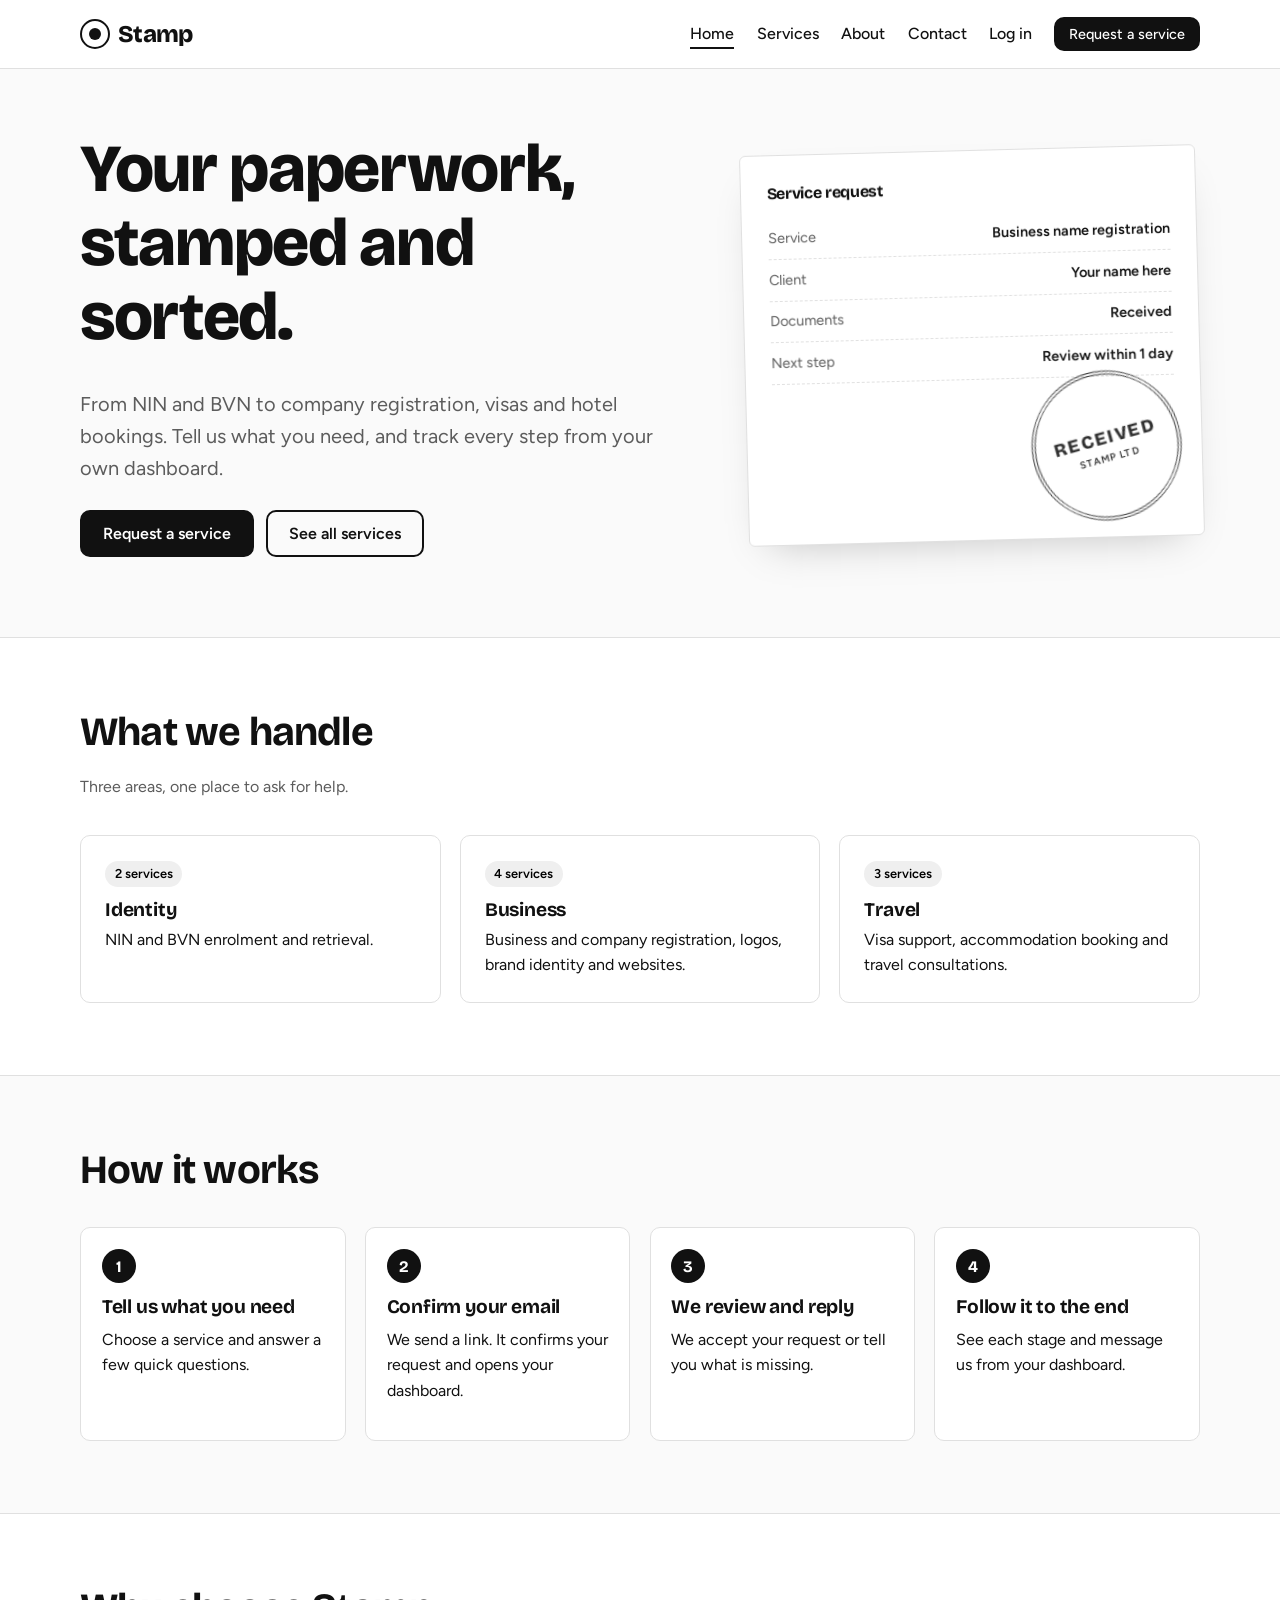
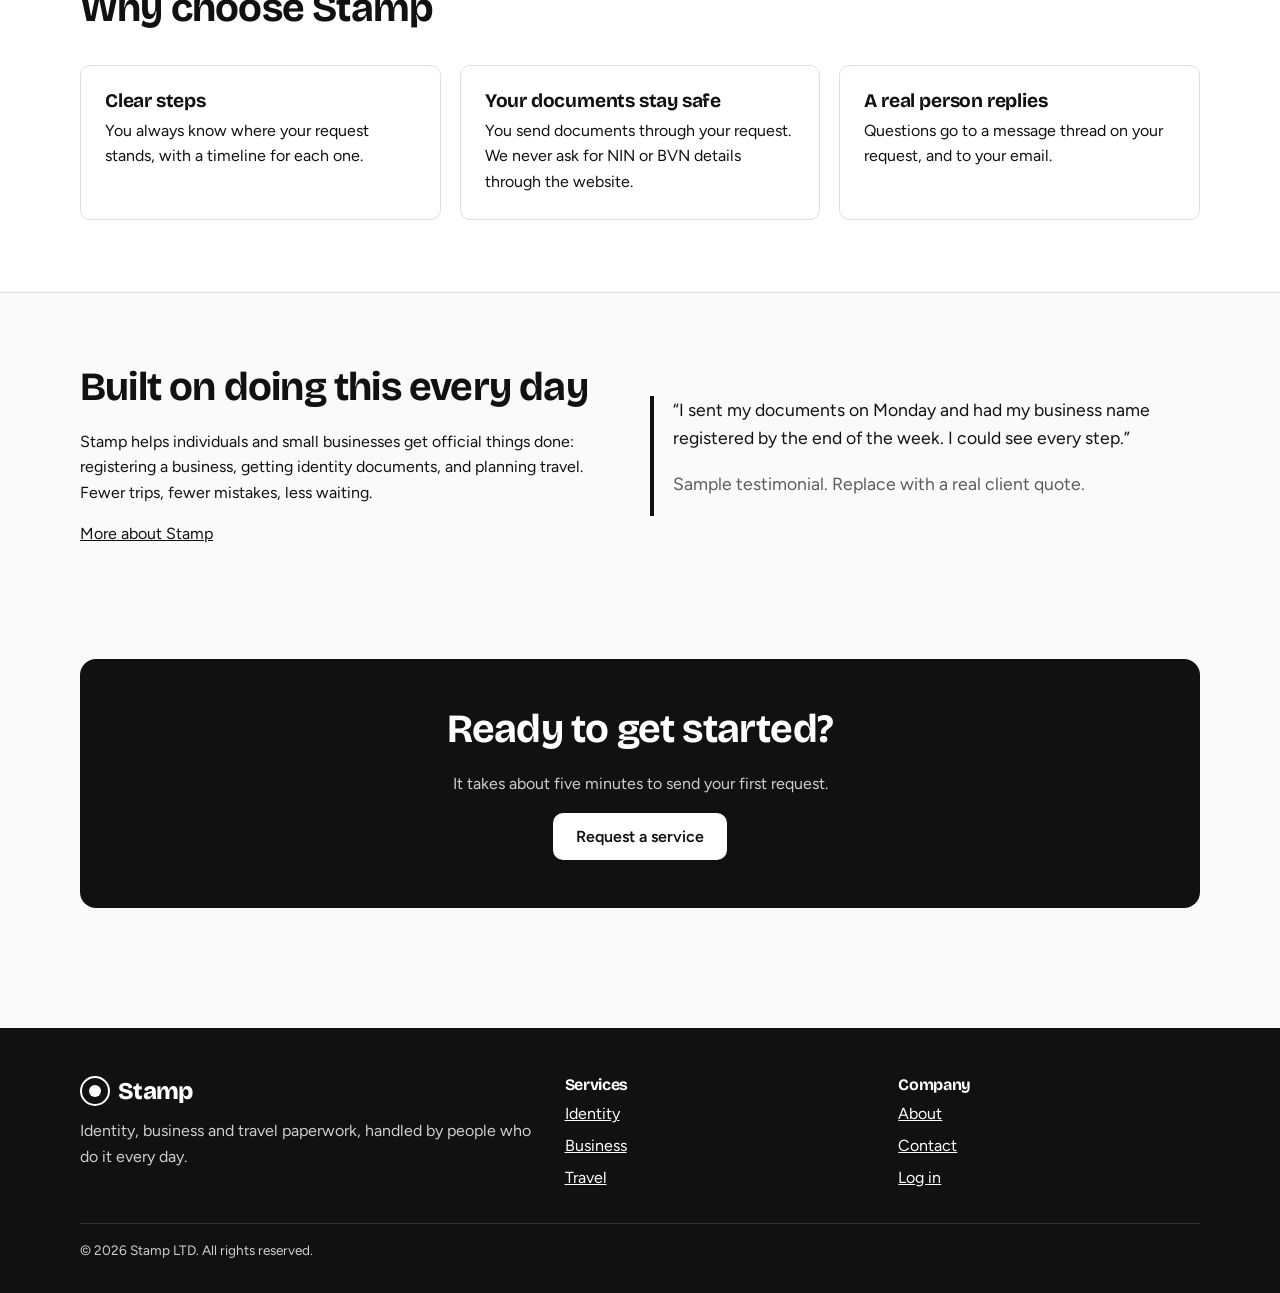
<file: index.html>
<!doctype html>
<html lang="en">
<head>
<meta charset="utf-8"><meta name="viewport" content="width=device-width,initial-scale=1">
<title>Stamp | Identity, business and travel services</title>
<meta name="description" content="Stamp helps you with NIN and BVN, business registration, brand identity, websites, visas and travel bookings.">
<link rel="stylesheet" href="css/style.css">
</head>
<body data-page="home">
<header id="site-header"></header>
<main id="main">

<section class="hero"><div class="wrap">
  <div>
    <h1>Your paperwork, stamped and sorted.</h1>
    <p class="lead">From NIN and BVN to company registration, visas and hotel bookings. Tell us what you need, and track every step from your own dashboard.</p>
    <div class="hero-actions">
      <a class="btn" href="request.html">Request a service</a>
      <a class="btn ghost" href="services.html">See all services</a>
    </div>
  </div>
  <div class="doc" aria-hidden="true">
    <h4>Service request</h4>
    <div class="ln"><span>Service</span><b>Business name registration</b></div>
    <div class="ln"><span>Client</span><b>Your name here</b></div>
    <div class="ln"><span>Documents</span><b>Received</b></div>
    <div class="ln"><span>Next step</span><b>Review within 1 day</b></div>
    <div class="stamp">Received<small>Stamp LTD</small></div>
  </div>
</div></section>

<section class="section white"><div class="wrap">
  <div class="section-head"><h2>What we handle</h2><p class="muted">Three areas, one place to ask for help.</p></div>
  <div class="grid three" id="svc-overview"></div>
</div></section>

<section class="section"><div class="wrap">
  <div class="section-head"><h2>How it works</h2></div>
  <ol class="steps">
    <li><h3>Tell us what you need</h3><p>Choose a service and answer a few quick questions.</p></li>
    <li><h3>Confirm your email</h3><p>We send a link. It confirms your request and opens your dashboard.</p></li>
    <li><h3>We review and reply</h3><p>We accept your request or tell you what is missing.</p></li>
    <li><h3>Follow it to the end</h3><p>See each stage and message us from your dashboard.</p></li>
  </ol>
</div></section>

<section class="section white"><div class="wrap">
  <div class="section-head"><h2>Why choose Stamp</h2></div>
  <div class="grid three">
    <div class="card"><h3>Clear steps</h3><p>You always know where your request stands, with a timeline for each one.</p></div>
    <div class="card"><h3>Your documents stay safe</h3><p>You send documents through your request. We never ask for NIN or BVN details through the website.</p></div>
    <div class="card"><h3>A real person replies</h3><p>Questions go to a message thread on your request, and to your email.</p></div>
  </div>
</div></section>

<section class="section"><div class="wrap grid two" style="align-items:center">
  <div><h2>Built on doing this every day</h2>
    <p>Stamp helps individuals and small businesses get official things done: registering a business, getting identity documents, and planning travel. Fewer trips, fewer mistakes, less waiting.</p>
    <a href="about.html">More about Stamp</a></div>
  <div class="quote"><p>“I sent my documents on Monday and had my business name registered by the end of the week. I could see every step.”</p><p class="muted small">Sample testimonial. Replace with a real client quote.</p></div>
</div></section>

<section class="section tight"><div class="wrap">
  <div class="cta-band"><h2>Ready to get started?</h2><p>It takes about five minutes to send your first request.</p><a class="btn" href="request.html">Request a service</a></div>
</div></section>

</main>
<footer id="site-footer"></footer>
<script src="js/data.js"></script><script src="js/main.js"></script>
</body>
</html>
</file>
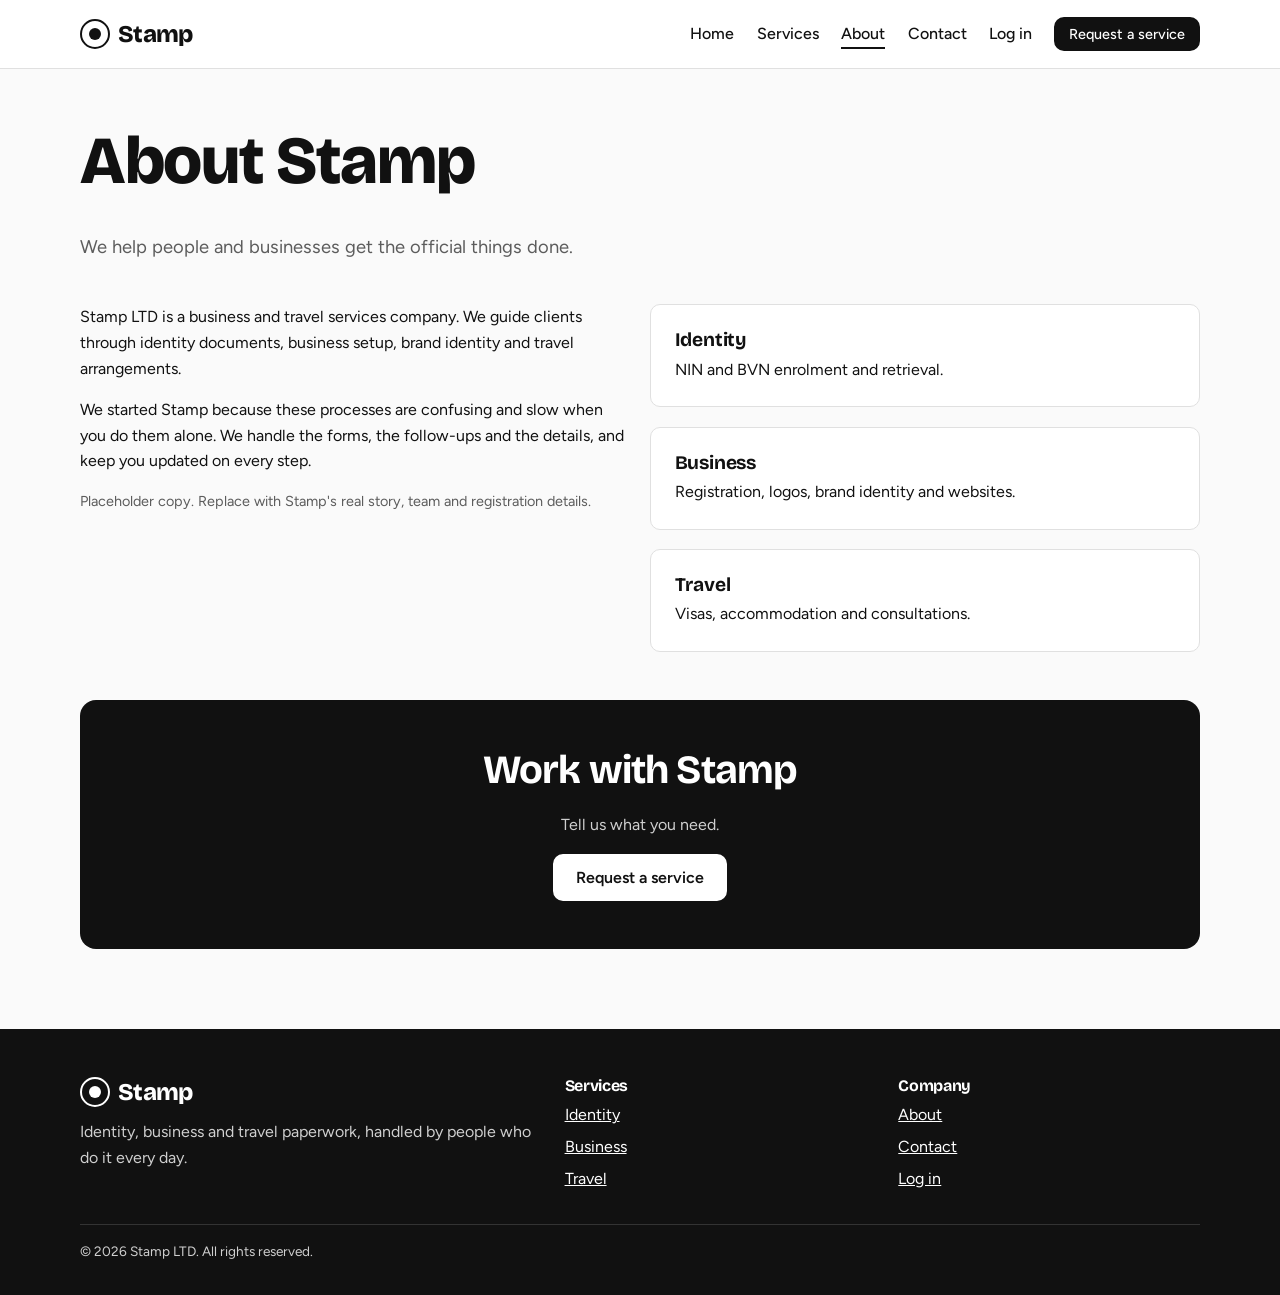
<file: about.html>
<!doctype html>
<html lang="en">
<head>
<meta charset="utf-8"><meta name="viewport" content="width=device-width,initial-scale=1">
<title>About | Stamp</title>
<link rel="stylesheet" href="css/style.css">
</head>
<body data-page="about">
<header id="site-header"></header>
<main id="main">
<div class="wrap">
  <div class="page-head"><h1>About Stamp</h1><p>We help people and businesses get the official things done.</p></div>
  <div class="grid two" style="align-items:start">
    <div>
      <p>Stamp LTD is a business and travel services company. We guide clients through identity documents, business setup, brand identity and travel arrangements.</p>
      <p>We started Stamp because these processes are confusing and slow when you do them alone. We handle the forms, the follow-ups and the details, and keep you updated on every step.</p>
      <p class="muted small">Placeholder copy. Replace with Stamp's real story, team and registration details.</p>
    </div>
    <div class="grid">
      <div class="card"><h3>Identity</h3><p>NIN and BVN enrolment and retrieval.</p></div>
      <div class="card"><h3>Business</h3><p>Registration, logos, brand identity and websites.</p></div>
      <div class="card"><h3>Travel</h3><p>Visas, accommodation and consultations.</p></div>
    </div>
  </div>
  <div class="cta-band" style="margin-top:3rem"><h2>Work with Stamp</h2><p>Tell us what you need.</p><a class="btn" href="request.html">Request a service</a></div>
</div>
</main>
<footer id="site-footer"></footer>
<script src="js/data.js"></script><script src="js/main.js"></script>
</body>
</html>
</file>
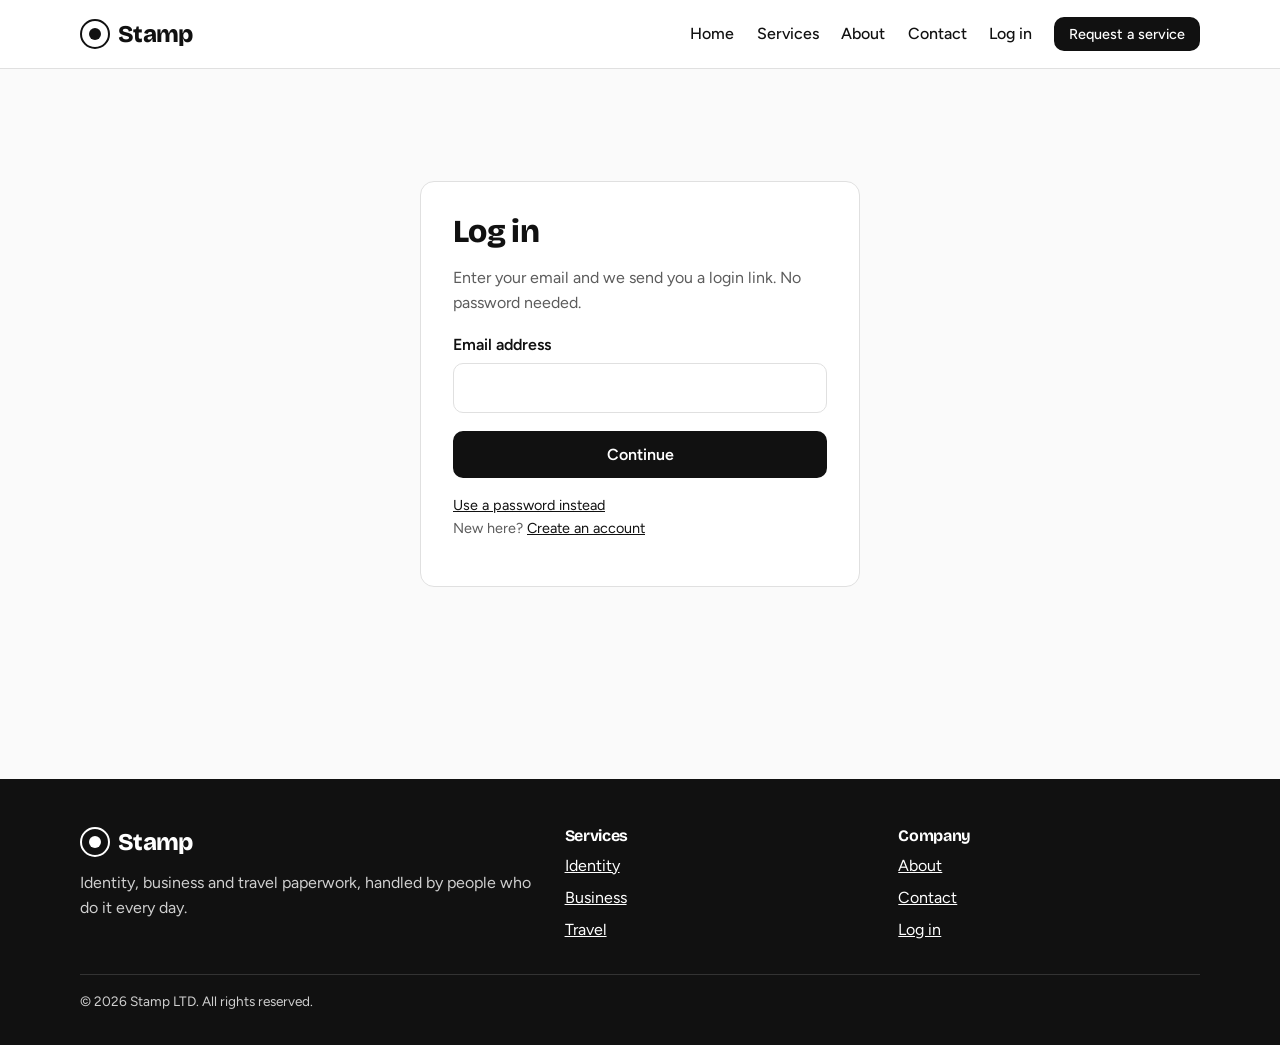
<file: admin.html>
<!doctype html>
<html lang="en">
<head>
<meta charset="utf-8"><meta name="viewport" content="width=device-width,initial-scale=1">
<title>Admin | Stamp</title>
<link rel="stylesheet" href="css/style.css">
</head>
<body data-page="admin">
<header id="site-header"></header>
<main id="main"><div class="wrap">
  <div class="dash-head"><h1>Requests</h1></div>
  <div class="stats" id="stats"></div>
  <div class="tabs" role="tablist"><button class="tab" role="tab" data-tab="inq">Requests</button><button class="tab" role="tab" data-tab="clients">Clients</button></div>
  <div id="admin-body"></div>
</div></main>
<footer id="site-footer"></footer>
<script src="js/data.js"></script><script src="js/main.js"></script>
</body>
</html>
</file>
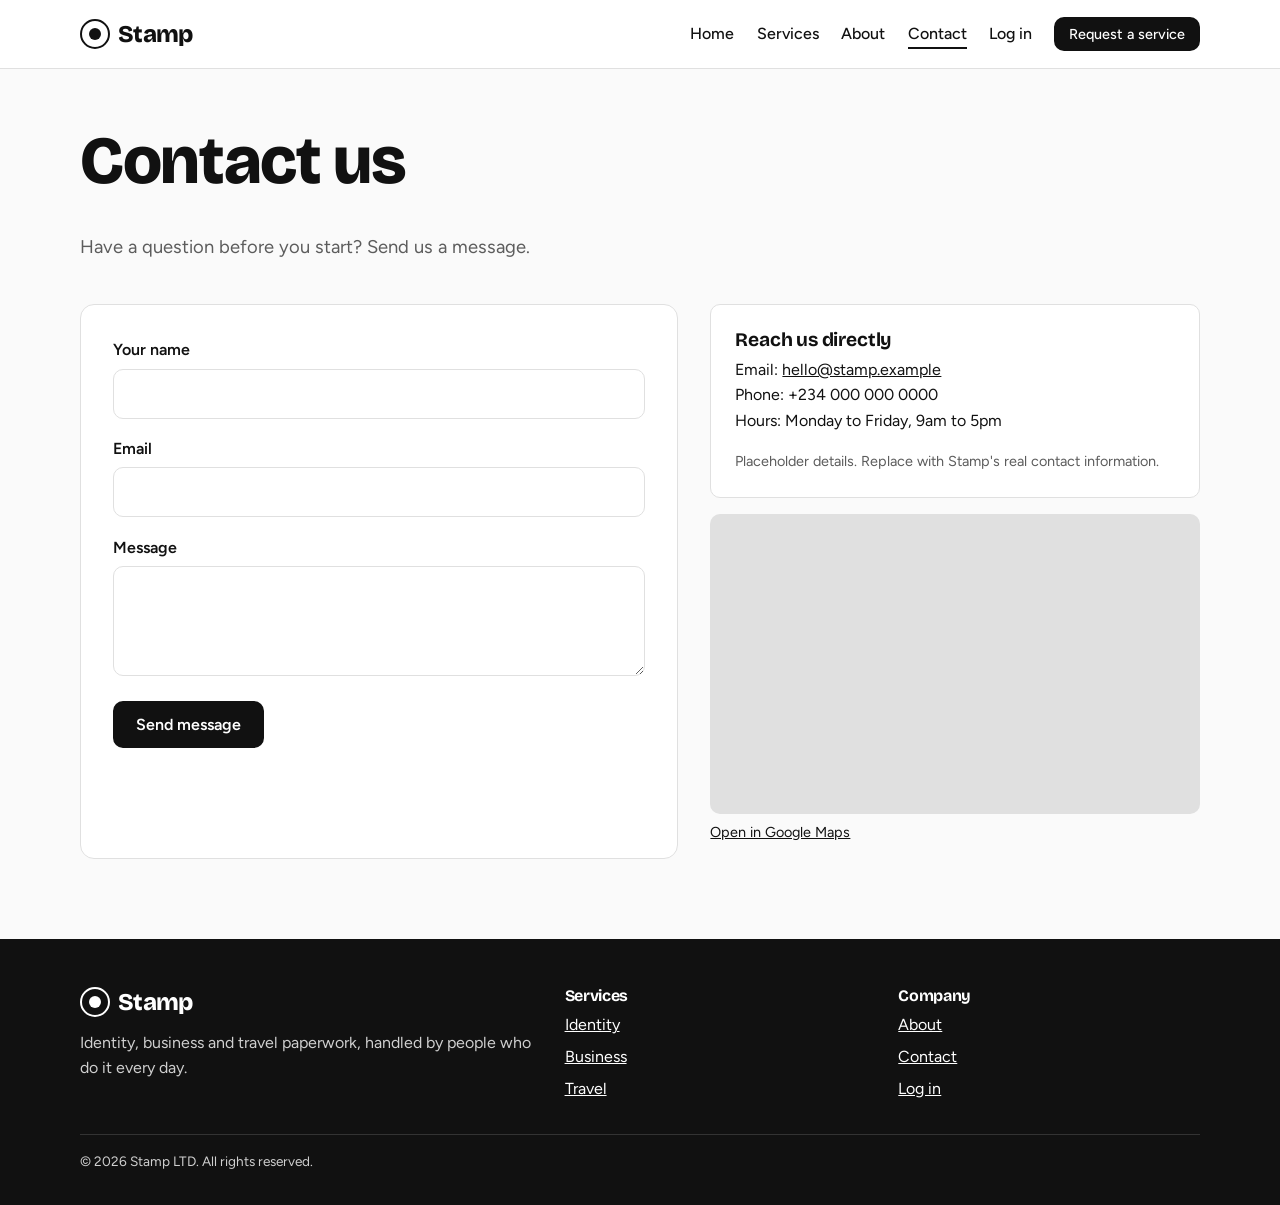
<file: contact.html>
<!doctype html>
<html lang="en">
<head>
<meta charset="utf-8"><meta name="viewport" content="width=device-width,initial-scale=1">
<title>Contact | Stamp</title>
<link rel="stylesheet" href="css/style.css">
</head>
<body data-page="contact">
<header id="site-header"></header>
<main id="main">
<div class="wrap">
  <div class="page-head"><h1>Contact us</h1><p>Have a question before you start? Send us a message.</p></div>
  <div class="contact-grid">
    <form class="form-card" id="contact-form" novalidate>
      <div class="field"><label for="c-name">Your name</label><input id="c-name" required><div class="err"></div></div>
      <div class="field"><label for="c-email">Email</label><input id="c-email" type="email" required><div class="err"></div></div>
      <div class="field"><label for="c-msg">Message</label><textarea id="c-msg" required></textarea><div class="err"></div></div>
      <button class="btn">Send message</button>
    </form>
    <div>
      <div class="card" style="margin-bottom:1rem">
        <h3>Reach us directly</h3>
        <p>Email: <a href="mailto:hello@stamp.example">hello@stamp.example</a><br>Phone: +234 000 000 0000<br>Hours: Monday to Friday, 9am to 5pm</p>
        <p class="muted small">Placeholder details. Replace with Stamp's real contact information.</p>
      </div>
      <iframe class="map" title="Stamp office location" loading="lazy" src="https://www.google.com/maps?q=Abuja,Nigeria&output=embed"></iframe>
      <p class="small"><a href="https://www.google.com/maps/search/?api=1&query=Abuja,Nigeria" target="_blank" rel="noopener">Open in Google Maps</a></p>
    </div>
  </div>
</div>
</main>
<footer id="site-footer"></footer>
<script src="js/data.js"></script><script src="js/main.js"></script>
</body>
</html>
</file>
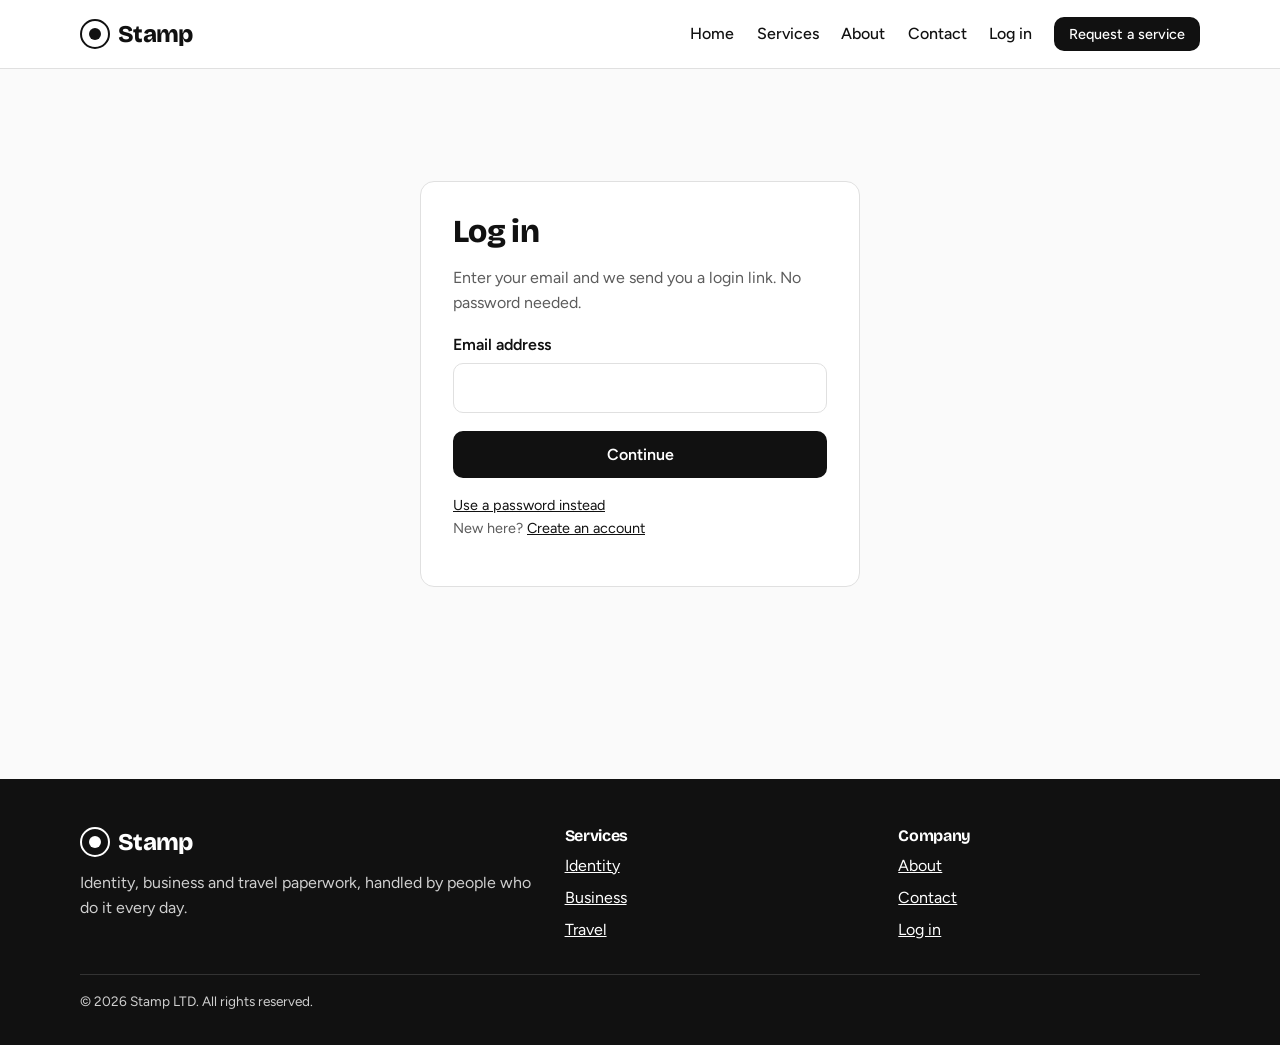
<file: dashboard.html>
<!doctype html>
<html lang="en">
<head>
<meta charset="utf-8"><meta name="viewport" content="width=device-width,initial-scale=1">
<title>My dashboard | Stamp</title>
<link rel="stylesheet" href="css/style.css">
</head>
<body data-page="dashboard">
<header id="site-header"></header>
<main id="main"><div class="wrap">
  <div class="dash-head"><h1 id="hello">Hello</h1><a class="btn" href="request.html">New request</a></div>
  <div class="split">
    <div><h2 style="font-size:1.2rem">Your requests</h2><div class="list" id="my-list"></div></div>
    <div id="my-detail"></div>
  </div>
</div></main>
<footer id="site-footer"></footer>
<script src="js/data.js"></script><script src="js/main.js"></script>
</body>
</html>
</file>
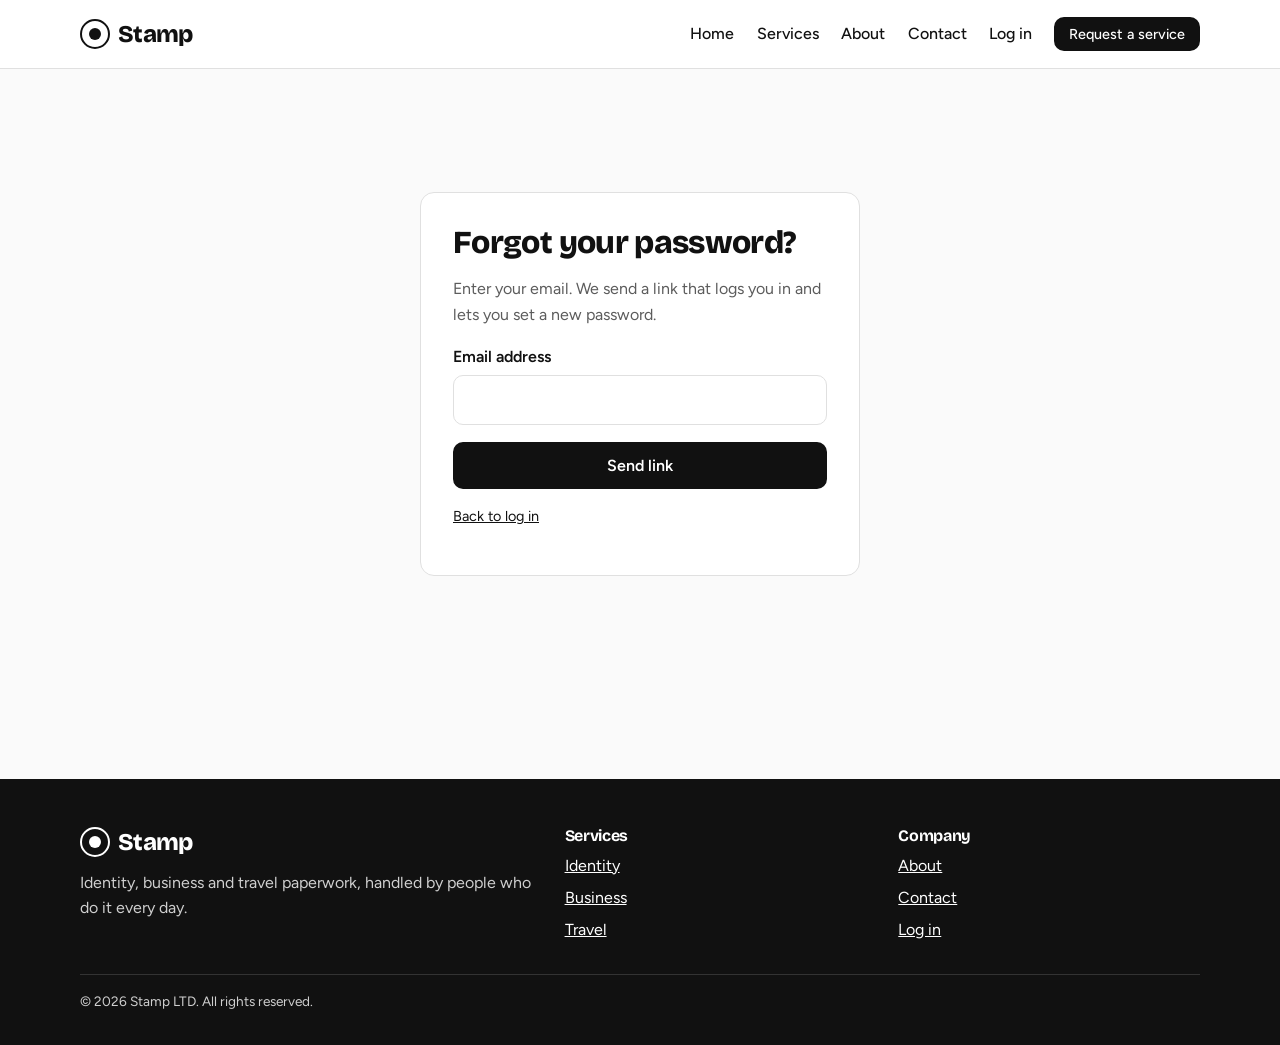
<file: forgot-password.html>
<!doctype html>
<html lang="en">
<head>
<meta charset="utf-8"><meta name="viewport" content="width=device-width,initial-scale=1">
<title>Forgot password | Stamp</title>
<link rel="stylesheet" href="css/style.css">
</head>
<body data-page="auth" data-mode="forgot">
<header id="site-header"></header>
<main id="main"><div class="auth"><div class="wrap" style="display:grid;place-items:center">
  <div class="form-card" style="width:min(440px,100%)">
    <form id="auth-form" novalidate>
      <h1 style="font-size:2rem">Forgot your password?</h1>
      <p class="muted">Enter your email. We send a link that logs you in and lets you set a new password.</p>
      <div class="field"><label for="email">Email address</label><input id="email" name="email" type="email" autocomplete="email" required><div class="err"></div></div>
      <button class="btn" style="width:100%">Send link</button>
      <p class="small muted" style="margin-top:1rem"><a href="login.html">Back to log in</a></p>
    </form>
    <div id="auth-sent" hidden>
      <h2>Check your email</h2>
      <p>If an account exists for <b id="sent-email"></b>, a link is on its way.</p>
      <a class="btn ghost" href="login.html">Back to log in</a>
    </div>
  </div>
</div></div></main>
<footer id="site-footer"></footer>
<script src="js/data.js"></script><script src="js/main.js"></script>
</body>
</html>
</file>
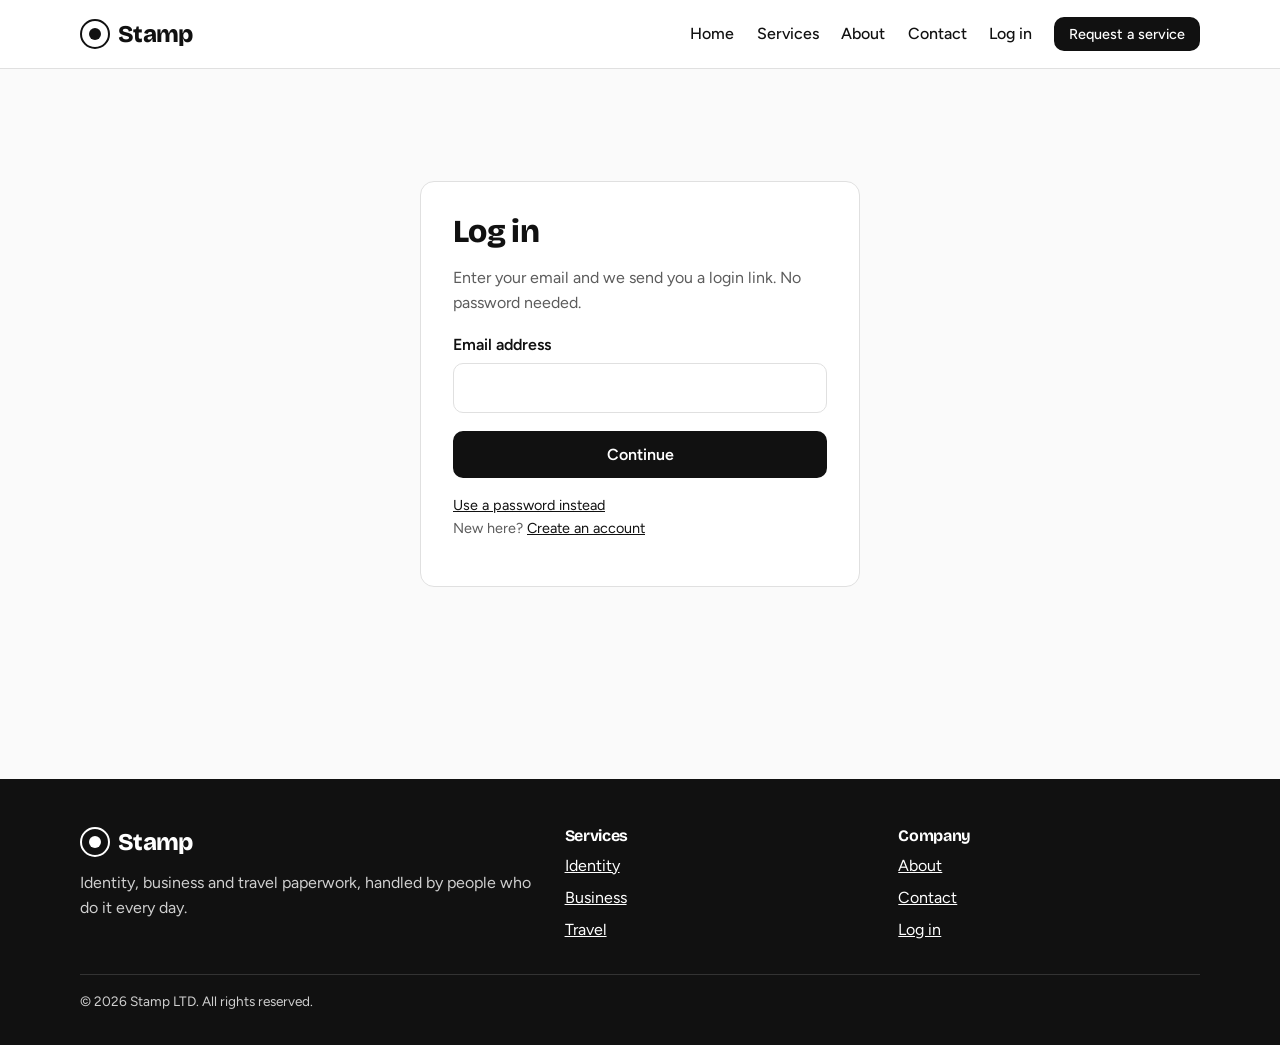
<file: login.html>
<!doctype html>
<html lang="en">
<head>
<meta charset="utf-8"><meta name="viewport" content="width=device-width,initial-scale=1">
<title>Log in | Stamp</title>
<link rel="stylesheet" href="css/style.css">
</head>
<body data-page="auth" data-mode="login">
<header id="site-header"></header>
<main id="main"><div class="auth"><div class="wrap" style="display:grid;place-items:center">
  <div class="form-card" style="width:min(440px,100%)">
    <form id="auth-form" novalidate>
      <h1 style="font-size:2rem">Log in</h1>
      <p class="muted">Enter your email and we send you a login link. No password needed.</p>
      <div class="field"><label for="email">Email address</label><input id="email" name="email" type="email" autocomplete="email" required><div class="err"></div></div>
      <div class="field" id="pw-field" hidden><label for="password">Password</label><input id="password" name="password" type="password" autocomplete="current-password"><p class="hint" style="margin:.3rem 0 0"><a href="forgot-password.html">Forgot your password?</a></p></div>
      <button class="btn" style="width:100%">Continue</button>
      <p class="small" style="margin:1rem 0 0"><a href="#" id="pw-toggle">Use a password instead</a></p>
      <p class="small muted">New here? <a href="signup.html">Create an account</a></p>
    </form>
    <div id="auth-sent" hidden>
      <h2>Check your email</h2>
      <p>We sent a login link to <b id="sent-email"></b>.</p>
      <div class="notice"><b>Demo only:</b> use the button to sign in as if you clicked the link. Emails starting with “admin” open the admin dashboard.</div>
      <button class="btn" id="demo-link">Open the login link</button>
    </div>
  </div>
</div></div></main>
<footer id="site-footer"></footer>
<script src="js/data.js"></script><script src="js/main.js"></script>
</body>
</html>
</file>
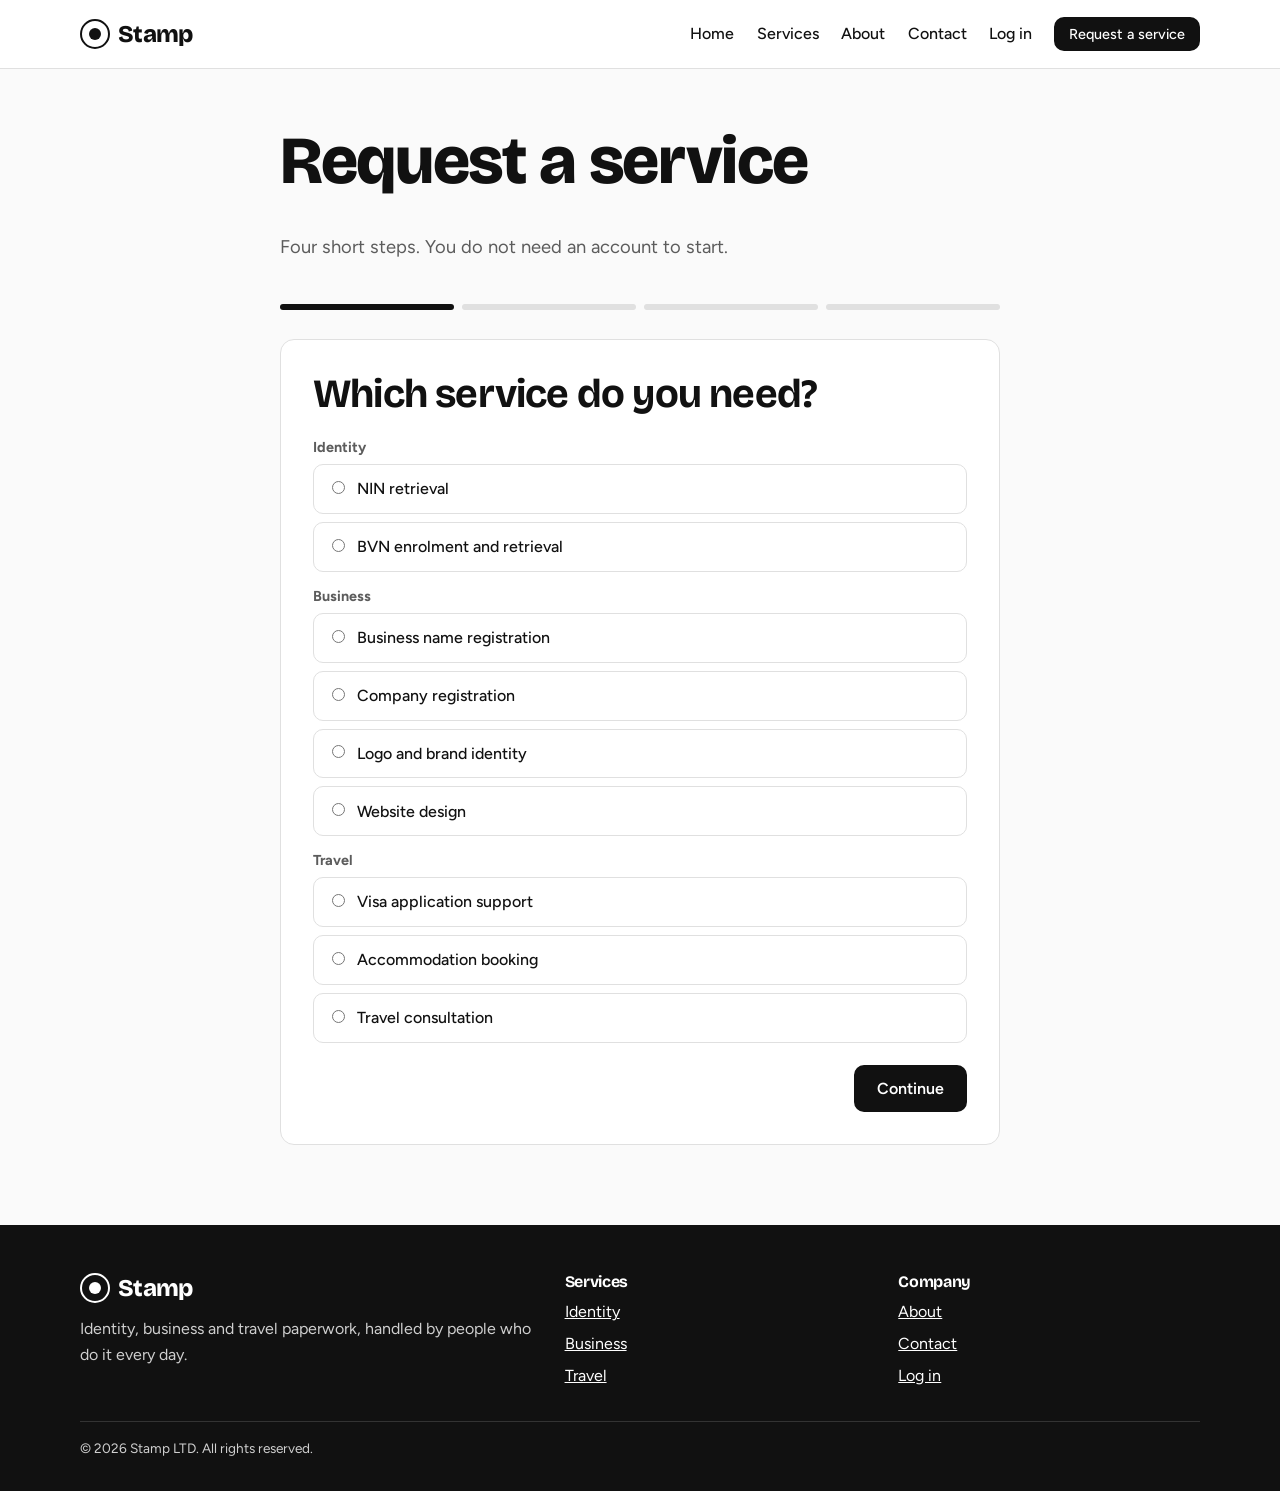
<file: request.html>
<!doctype html>
<html lang="en">
<head>
<meta charset="utf-8"><meta name="viewport" content="width=device-width,initial-scale=1">
<title>Request a service | Stamp</title>
<link rel="stylesheet" href="css/style.css">
</head>
<body data-page="request">
<header id="site-header"></header>
<main id="main">
<div class="wrap" style="max-width:720px">
  <div class="page-head"><h1>Request a service</h1><p>Four short steps. You do not need an account to start.</p></div>

  <div id="req-wrap">
    <div class="progress" aria-hidden="true"><span></span><span></span><span></span><span></span></div>
    <form class="form-card" id="req-form" novalidate>

      <div class="step">
        <h2>Which service do you need?</h2>
        <div id="svc-choices"></div>
        <div class="btns"><span></span><button type="button" class="btn" data-next>Continue</button></div>
      </div>

      <div class="step">
        <h2>About your request</h2>
        <p class="muted">For <b id="chosen-name"></b>. These help us reply with the right answer first time.</p>
        <div class="notice" id="svc-note" hidden></div>
        <div id="svc-steps"></div>
        <div class="field if-visa" hidden><label for="destination">Where do you want to travel?</label><input id="destination" name="destination" required><div class="err"></div></div>
        <div class="field"><label for="timeline">When do you need this done?</label>
          <select id="timeline" name="timeline" required><option value="">Choose one</option><option>As soon as possible</option><option>Within 2 weeks</option><option>Within 1 month</option><option>No fixed date</option></select><div class="err"></div></div>
        <div class="field"><label for="budget">What is your budget?</label>
          <select id="budget" name="budget" required><option value="">Choose one</option><option>Under ₦50,000</option><option>₦50,000 – ₦150,000</option><option>₦150,000 – ₦300,000</option><option>Above ₦300,000</option><option>Not sure yet. I need a quote</option></select><div class="err"></div></div>
        <div class="field if-docs" id="docs-field"><label>Do you have the documents ready?</label>
          <label class="choice"><input type="radio" name="docs" value="Yes, all of them" required>Yes, all of them</label>
          <label class="choice"><input type="radio" name="docs" value="Some of them">Some of them</label>
          <label class="choice"><input type="radio" name="docs" value="Not yet">Not yet</label><div class="err"></div></div>
        <div class="btns"><button type="button" class="btn ghost" data-back>Back</button><button type="button" class="btn" data-next>Continue</button></div>
      </div>

      <div class="step">
        <h2>Your details</h2>
        <div class="row">
          <div class="field"><label for="fullname">Full name</label><input id="fullname" name="fullname" autocomplete="name" required><div class="err"></div></div>
          <div class="field"><label for="phone">Phone number</label><input id="phone" name="phone" type="tel" autocomplete="tel" required><div class="err"></div></div>
        </div>
        <div class="field if-schedule" hidden>
          <div class="row">
            <div><label for="date">Preferred date</label><input id="date" name="date" type="date" required><div class="err"></div></div>
            <div><label for="time">Preferred time</label><select id="time" name="time" required><option value="">Choose one</option><option>Morning</option><option>Afternoon</option><option>Evening</option></select><div class="err"></div></div>
          </div>
          <div style="margin-top:1rem"><label for="format">How should we meet?</label><select id="format" name="format"><option>Phone call</option><option>Video call</option><option>In person</option></select></div>
        </div>
        <div class="field if-docs">
          <label for="files_input">Documents <span class="hint">(optional now, you can send more later)</span></label>
          <div class="drop"><input id="files_input" name="files_input" type="file" multiple>
            <div id="bring-hint"><p class="hint" style="margin:.5rem auto 0">You can upload:</p><ul id="bring-list" style="text-align:left;display:inline-block;margin:.3rem 0 0;padding-left:1.1rem"></ul></div></div>
          <ul class="files" id="file-list"></ul>
          <p class="hint">Do not upload your NIN or BVN number itself. We never need it through this form.</p>
        </div>
        <div class="field"><label for="notes">Anything else we should know? <span class="hint">(optional)</span></label><textarea id="notes" name="notes"></textarea></div>
        <div class="btns"><button type="button" class="btn ghost" data-back>Back</button><button type="button" class="btn" data-next>Continue</button></div>
      </div>

      <div class="step">
        <h2>Confirm your email</h2>
        <p class="muted">We send a link to this address. It confirms your request, creates your account and opens your dashboard.</p>
        <div class="field"><label for="email">Email address</label><input id="email" name="email" type="email" autocomplete="email" required><div class="err"></div></div>
        <div class="btns"><button type="button" class="btn ghost" data-back>Back</button><button class="btn">Send request</button></div>
      </div>

    </form>
  </div>

  <div class="form-card" id="req-done" hidden>
    <h2>Check your email</h2>
    <p>We sent a confirmation link to <b id="sent-to"></b>. Your request <b id="req-id"></b> reaches us once you click it.</p>
    <div class="notice"><b>Demo only:</b> no email is sent from this front-end build. Use the button below as if you clicked the link.</div>
    <button class="btn" id="demo-confirm">Open the confirmation link</button>
  </div>
</div>
</main>
<footer id="site-footer"></footer>
<script src="js/data.js"></script><script src="js/main.js"></script>
</body>
</html>
</file>
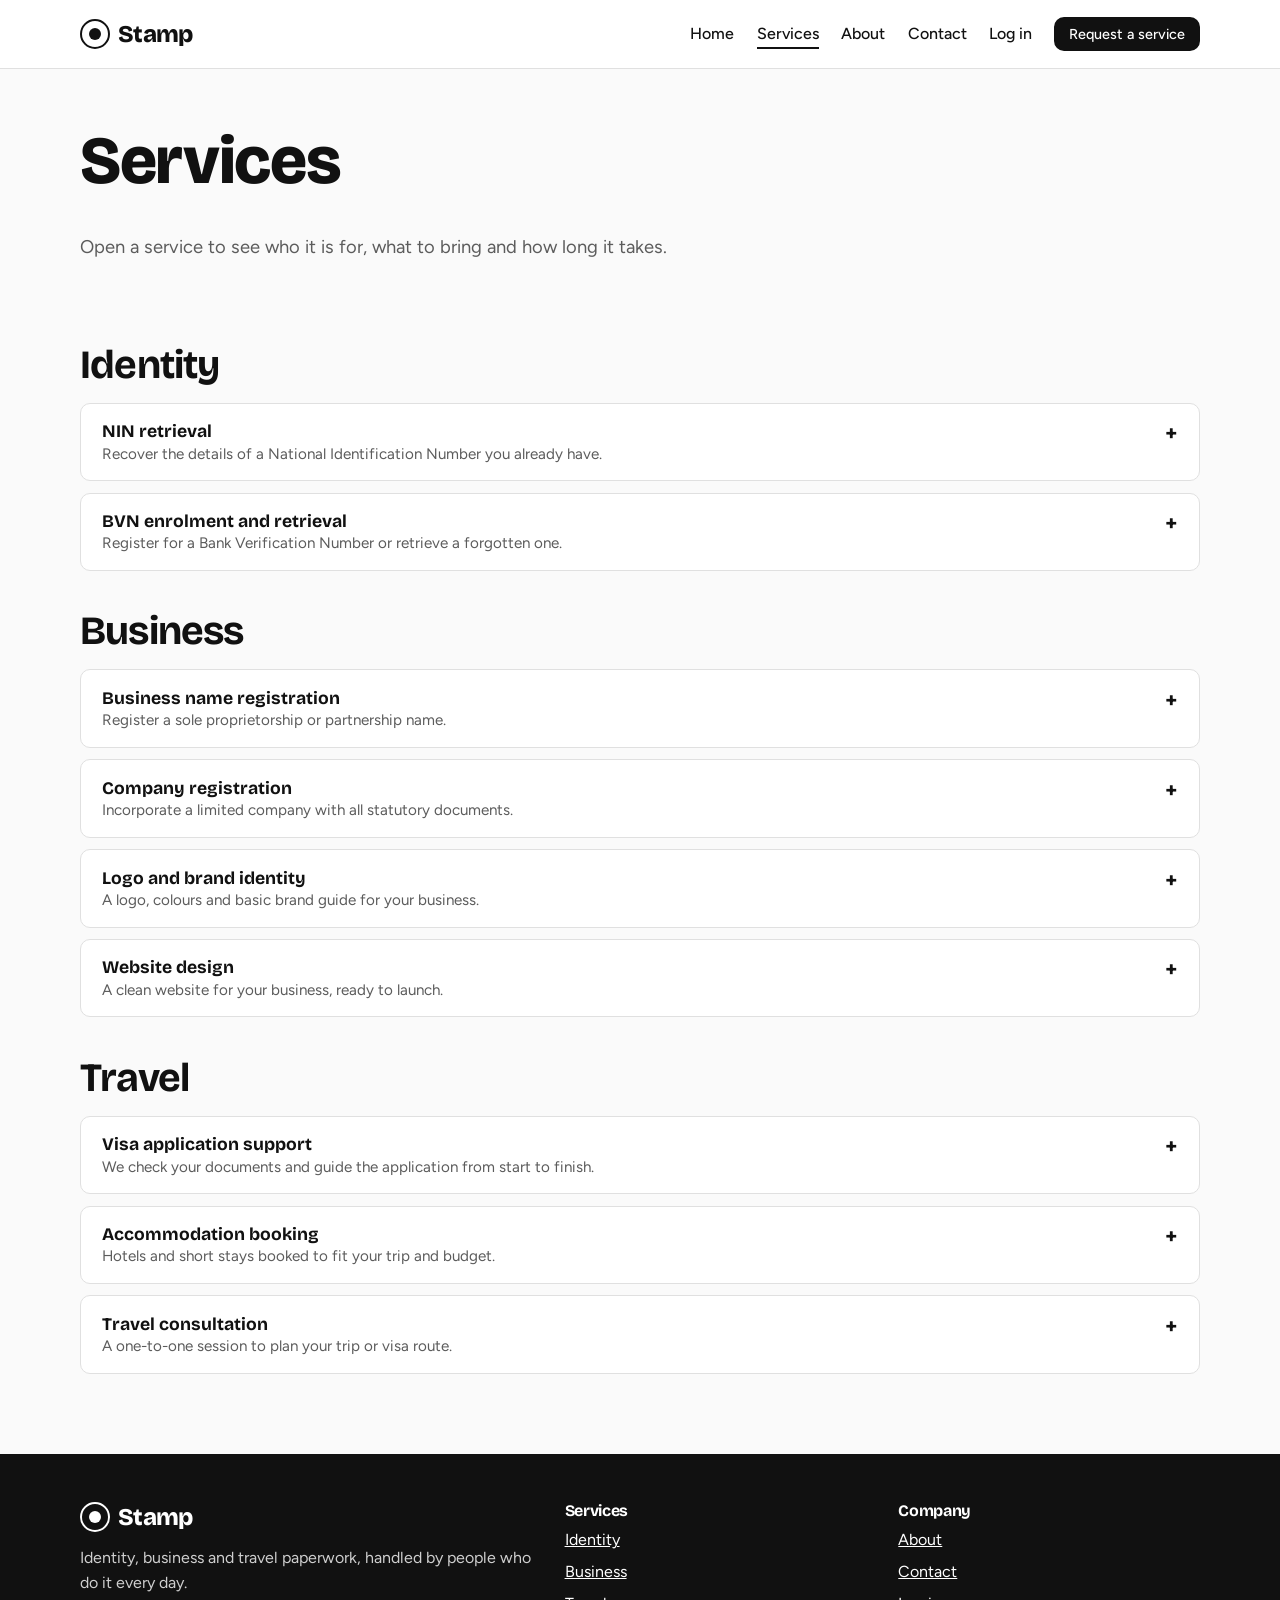
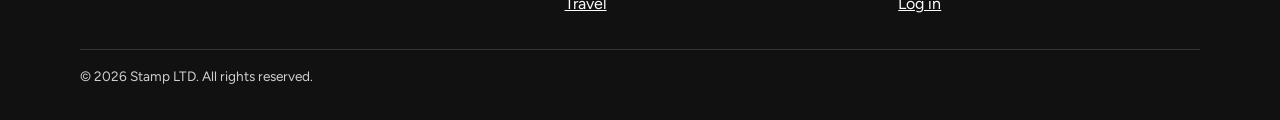
<file: services.html>
<!doctype html>
<html lang="en">
<head>
<meta charset="utf-8"><meta name="viewport" content="width=device-width,initial-scale=1">
<title>Services | Stamp</title>
<link rel="stylesheet" href="css/style.css">
</head>
<body data-page="services">
<header id="site-header"></header>
<main id="main">
<div class="wrap">
  <div class="page-head"><h1>Services</h1><p>Open a service to see who it is for, what to bring and how long it takes.</p></div>
  <div id="svc-list"></div>
</div>
</main>
<footer id="site-footer"></footer>
<script src="js/data.js"></script><script src="js/main.js"></script>
</body>
</html>
</file>
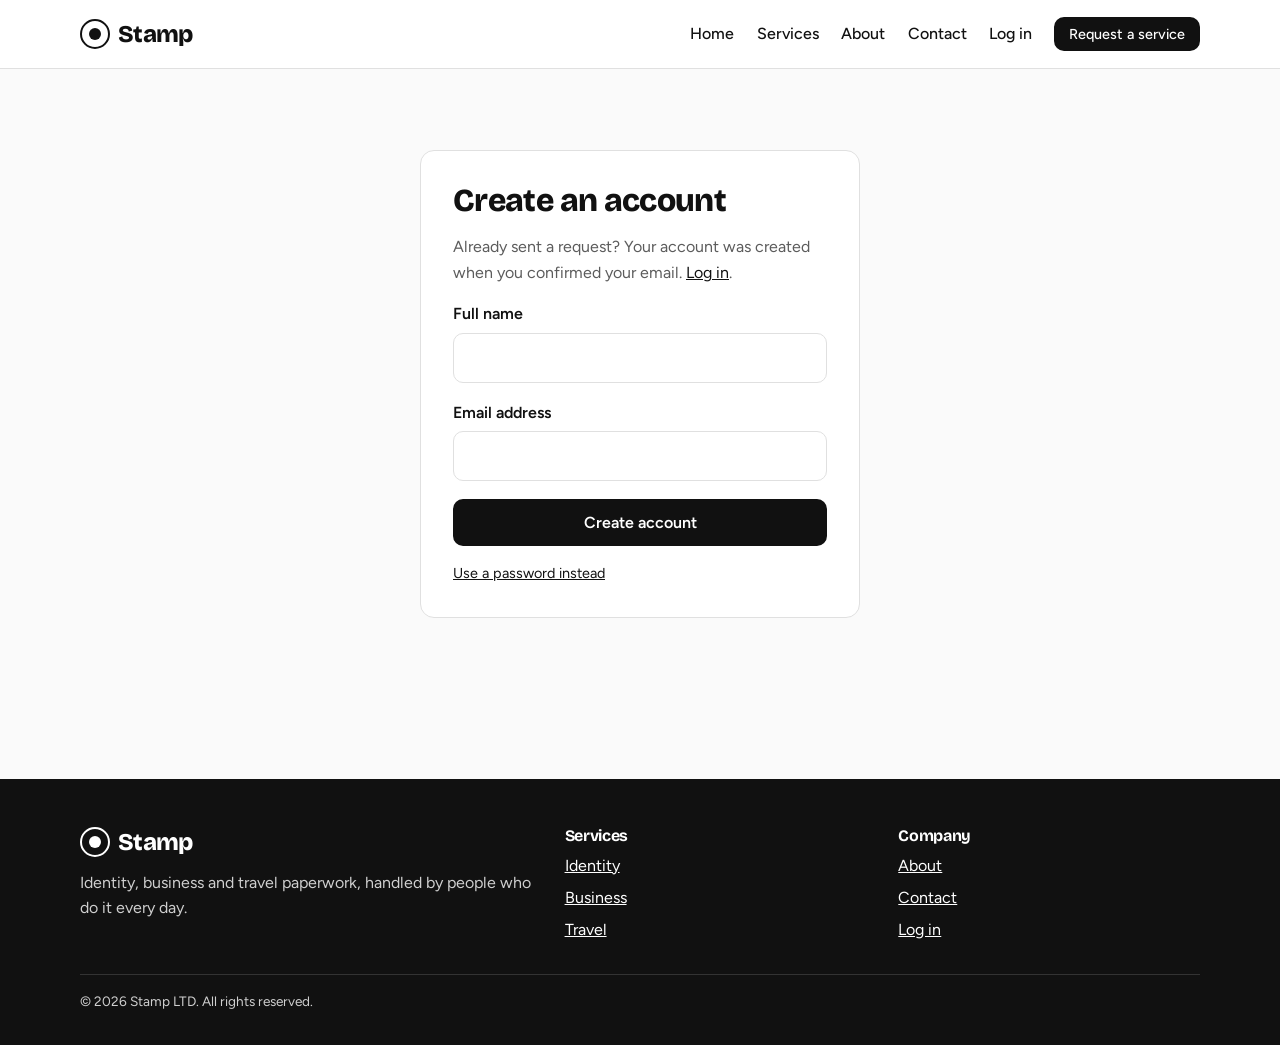
<file: signup.html>
<!doctype html>
<html lang="en">
<head>
<meta charset="utf-8"><meta name="viewport" content="width=device-width,initial-scale=1">
<title>Create an account | Stamp</title>
<link rel="stylesheet" href="css/style.css">
</head>
<body data-page="auth" data-mode="signup">
<header id="site-header"></header>
<main id="main"><div class="auth"><div class="wrap" style="display:grid;place-items:center">
  <div class="form-card" style="width:min(440px,100%)">
    <form id="auth-form" novalidate>
      <h1 style="font-size:2rem">Create an account</h1>
      <p class="muted">Already sent a request? Your account was created when you confirmed your email. <a href="login.html">Log in</a>.</p>
      <div class="field"><label for="fullname">Full name</label><input id="fullname" name="fullname" autocomplete="name" required><div class="err"></div></div>
      <div class="field"><label for="email">Email address</label><input id="email" name="email" type="email" autocomplete="email" required><div class="err"></div></div>
      <div class="field" id="pw-field" hidden><label for="password">Password <span class="hint">(optional)</span></label><input id="password" name="password" type="password" autocomplete="new-password" minlength="8"></div>
      <button class="btn" style="width:100%">Create account</button>
      <p class="small" style="margin:1rem 0 0"><a href="#" id="pw-toggle">Use a password instead</a></p>
    </form>
    <div id="auth-sent" hidden>
      <h2>Check your email</h2>
      <p>We sent a link to <b id="sent-email"></b>. It confirms your email and logs you in.</p>
      <div class="notice"><b>Demo only:</b> use the button as if you clicked the link.</div>
      <button class="btn" id="demo-link">Open the link</button>
    </div>
  </div>
</div></div></main>
<footer id="site-footer"></footer>
<script src="js/data.js"></script><script src="js/main.js"></script>
</body>
</html>
</file>
<file: css/style.css>
@import url('https://fonts.googleapis.com/css2?family=Bricolage+Grotesque:opsz,wght@12..96,500;12..96,700;12..96,800&family=Figtree:wght@400;500;600&display=swap');

/* ============ COLOUR TOKENS — plain black and white. Change colours here only. ============ */
:root {
  --ink: #111111;          /* primary: buttons, links, active states */
  --ink-deep: #000000;     /* hover */
  --ink-soft: #efefef;     /* light gray highlight */
  --paper: #fafafa;        /* page background */
  --sheet: #ffffff;        /* cards, forms */
  --tint: #f5f5f5;         /* subtle panels: threads, drop zone, table head */
  --text: #111111;
  --muted: #5c5c5c;
  --line: #e0e0e0;
  --ok: #111111;           /* no accent colours: status uses black/gray */
  --warn: #5c5c5c;
  --bad: #111111;
  --footer-bg: #111111;
  --footer-text: #cfcfcf;
  --footer-line: #333333;
  --r: 10px;
  --font-head: 'Bricolage Grotesque', system-ui, sans-serif;
  --font-body: 'Figtree', system-ui, sans-serif;
}

*, *::before, *::after { box-sizing: border-box; }
html { scroll-behavior: smooth; }
body { margin: 0; background: var(--paper); color: var(--text); font: 400 1rem/1.6 var(--font-body); -webkit-font-smoothing: antialiased; }
img, svg { max-width: 100%; display: block; }
a { color: var(--ink); }
h1, h2, h3, h4 { font-family: var(--font-head); line-height: 1.1; margin: 0 0 .5em; letter-spacing: -.02em; }
h1 { font-size: clamp(2.4rem, 6vw, 4.2rem); font-weight: 800; }
h2 { font-size: clamp(1.7rem, 3.6vw, 2.5rem); font-weight: 700; }
h3 { font-size: 1.2rem; font-weight: 700; letter-spacing: -.01em; }
p { margin: 0 0 1em; max-width: 62ch; }
:focus-visible { outline: 3px solid var(--ink); outline-offset: 2px; border-radius: 4px; }
.wrap { width: min(1120px, 100% - 2rem); margin-inline: auto; }
.sr { position: absolute; width: 1px; height: 1px; overflow: hidden; clip: rect(0 0 0 0); }
.muted { color: var(--muted); }
.small { font-size: .9rem; }

/* ============ Header / footer ============ */
.site-header { background: var(--sheet); border-bottom: 1px solid var(--line); position: sticky; top: 0; z-index: 20; }
.site-header .wrap { display: flex; align-items: center; justify-content: space-between; gap: 1rem; min-height: 68px; }
.logo { font: 800 1.5rem var(--font-head); color: var(--ink); text-decoration: none; display: flex; align-items: center; gap: .5rem; letter-spacing: -.03em; }
.logo-mark { width: 30px; height: 30px; border: 2.5px solid var(--ink); border-radius: 50%; display: grid; place-items: center; }
.logo-mark::after { content: ''; width: 12px; height: 12px; border-radius: 50%; background: var(--ink); }
.nav { display: flex; align-items: center; gap: 1.4rem; }
.nav a { color: var(--text); text-decoration: none; font-weight: 500; }
.nav a:hover, .nav a[aria-current="page"] { color: var(--ink); }
.nav a.btn, .nav a.btn:hover { color: #fff; }
.nav a[aria-current="page"]:not(.btn) { box-shadow: 0 2px 0 var(--ink); }
.nav-toggle { display: none; background: none; border: 1px solid var(--line); border-radius: 8px; padding: .5rem .8rem; font: inherit; cursor: pointer; }
@media (max-width: 820px) {
  .nav-toggle { display: block; }
  .nav { display: none; position: absolute; top: 68px; left: 0; right: 0; background: var(--sheet); flex-direction: column; align-items: stretch; padding: 1rem; border-bottom: 1px solid var(--line); gap: .9rem; }
  .nav.open { display: flex; }
}
.site-footer { background: var(--footer-bg); color: var(--footer-text); margin-top: 5rem; padding: 3rem 0 2rem; }
.site-footer a { color: #fff; }
.footer-grid { display: grid; grid-template-columns: 1.5fr 1fr 1fr; gap: 2rem; }
.site-footer h4 { color: #fff; font-size: 1rem; }
.site-footer ul { list-style: none; margin: 0; padding: 0; display: grid; gap: .4rem; }
.site-footer .logo { color: #fff; }
.site-footer .logo-mark { border-color: #fff; } .site-footer .logo-mark::after { background: #fff; }
.copyright { border-top: 1px solid var(--footer-line); margin-top: 2rem; padding-top: 1rem; font-size: .85rem; }
@media (max-width: 720px) { .footer-grid { grid-template-columns: 1fr; } }

/* ============ Buttons & forms ============ */
.btn { display: inline-flex; align-items: center; justify-content: center; gap: .4rem; font: 600 1rem var(--font-body); padding: .75rem 1.3rem; border-radius: var(--r); border: 2px solid var(--ink); background: var(--ink); color: #fff; text-decoration: none; cursor: pointer; transition: background .15s, transform .1s; }
.btn:hover { background: var(--ink-deep); border-color: var(--ink-deep); color: #fff; }
.btn:active { transform: translateY(1px); }
.btn.ghost { background: transparent; color: var(--ink); }
.btn.ghost:hover { background: var(--ink-soft); color: var(--ink-deep); }
.btn.danger { background: transparent; border-color: var(--bad); color: var(--bad); }
.btn.danger:hover { background: var(--bad); color: #fff; }
.btn.sm { padding: .4rem .8rem; font-size: .9rem; }
.btn[disabled] { opacity: .5; cursor: not-allowed; }
label { display: block; font-weight: 600; margin-bottom: .35rem; }
.hint { font-weight: 400; color: var(--muted); font-size: .9rem; }
input, select, textarea { width: 100%; font: inherit; padding: .7rem .8rem; border: 1.5px solid var(--line); border-radius: var(--r); background: #fff; color: var(--text); }
input:focus, select:focus, textarea:focus { outline: none; border-color: var(--ink); box-shadow: 0 0 0 3px var(--ink-soft); }
textarea { min-height: 110px; resize: vertical; }
.field { margin-bottom: 1.1rem; }
.field .err { color: var(--bad); font-weight: 600; font-size: .9rem; margin-top: .3rem; display: none; }
.field.invalid input, .field.invalid select, .field.invalid textarea { border-color: var(--bad); }
.field.invalid .err { display: block; }
.row { display: grid; grid-template-columns: 1fr 1fr; gap: 1rem; }
@media (max-width: 640px) { .row { grid-template-columns: 1fr; } }
.choice { display: flex; gap: .6rem; align-items: flex-start; font-weight: 500; padding: .7rem .8rem; border: 1.5px solid var(--line); border-radius: var(--r); background: #fff; cursor: pointer; margin-bottom: .5rem; }
.choice input { width: auto; margin-top: .3rem; accent-color: var(--ink); }
.choice:has(input:checked) { border-color: var(--ink); background: var(--ink-soft); }

/* ============ Layout blocks ============ */
.section { padding: 4.5rem 0; }
.section.tight { padding: 2.5rem 0; }
.section.white { background: var(--sheet); border-block: 1px solid var(--line); }
.section-head { margin-bottom: 2.2rem; max-width: 60ch; }
.page-head { padding: 3.5rem 0 1.5rem; }
.page-head p { font-size: 1.15rem; color: var(--muted); }
.grid { display: grid; gap: 1.2rem; }
.grid.three { grid-template-columns: repeat(3, 1fr); }
.grid.two { grid-template-columns: repeat(2, 1fr); }
@media (max-width: 860px) { .grid.three, .grid.two { grid-template-columns: 1fr; } }
.card { background: var(--sheet); border: 1px solid var(--line); border-radius: var(--r); padding: 1.5rem; }
.card h3 { margin-bottom: .4rem; }
.card p:last-child { margin-bottom: 0; }

/* ============ Hero (the one memorable moment: the stamp lands) ============ */
.hero { padding: 4rem 0 5rem; }
.hero .wrap { display: grid; grid-template-columns: 1.15fr .85fr; gap: 3rem; align-items: center; }
.hero p.lead { font-size: 1.25rem; color: var(--muted); max-width: 46ch; }
.hero-actions { display: flex; flex-wrap: wrap; gap: .8rem; margin-top: 1.6rem; }
@media (max-width: 860px) { .hero .wrap { grid-template-columns: 1fr; } }
.doc { position: relative; background: #fff; border: 1px solid var(--line); border-radius: 6px; padding: 1.8rem 1.6rem 10rem; box-shadow: 0 18px 40px -22px rgba(0,0,0,.25); transform: rotate(-1.5deg); }
.doc h4 { font-size: 1rem; margin-bottom: 1rem; }
.doc .ln { display: flex; justify-content: space-between; align-items: end; gap: 1rem; font-size: .9rem; color: var(--muted); border-bottom: 1.5px dashed var(--line); padding: .55rem 0; }
.doc .ln b { color: var(--text); font-weight: 600; }
.stamp { position: absolute; right: 1.2rem; bottom: 1rem; width: 150px; height: 150px; border: 4px double var(--ink); border-radius: 50%; color: var(--ink); display: grid; place-content: center; text-align: center; font: 800 1.15rem/1.15 var(--font-head); letter-spacing: .08em; text-transform: uppercase; transform: rotate(-14deg); opacity: .88; mix-blend-mode: multiply; animation: thump .7s cubic-bezier(.2,.9,.3,1.2) .5s both; }
.stamp small { display: block; font: 600 .62rem var(--font-body); letter-spacing: .12em; margin-top: .3rem; }
@keyframes thump { 0% { transform: rotate(-14deg) scale(2.2); opacity: 0; } 60% { opacity: 1; } 100% { transform: rotate(-14deg) scale(1); opacity: .88; } }

/* ============ Home pieces ============ */
.steps { counter-reset: s; display: grid; grid-template-columns: repeat(4, 1fr); gap: 1.2rem; list-style: none; padding: 0; margin: 0; }
.steps li { counter-increment: s; background: var(--sheet); border: 1px solid var(--line); border-radius: var(--r); padding: 1.3rem; }
.steps li::before { content: counter(s); display: grid; place-items: center; width: 34px; height: 34px; border-radius: 50%; background: var(--ink); color: #fff; font: 700 1rem var(--font-head); margin-bottom: .8rem; }
@media (max-width: 900px) { .steps { grid-template-columns: 1fr 1fr; } }
@media (max-width: 540px) { .steps { grid-template-columns: 1fr; } }
.svc-link { display: block; text-decoration: none; color: inherit; height: 100%; }
.svc-link:hover { border-color: var(--ink); }
.pill { display: inline-block; font-size: .8rem; font-weight: 600; padding: .15rem .6rem; border-radius: 99px; background: var(--ink-soft); color: var(--ink-deep); }
.quote { border-left: 4px solid var(--ink); padding-left: 1.2rem; }
.quote p { font-size: 1.1rem; }
.cta-band { background: var(--ink); color: #fff; border-radius: 16px; padding: 3rem 2rem; text-align: center; }
.cta-band p { margin-inline: auto; color: var(--footer-text); }
.cta-band .btn { background: #fff; color: var(--ink); border-color: #fff; }
.cta-band .btn:hover { background: var(--ink-soft); }

/* ============ Services accordion ============ */
.group-title { margin: 2.4rem 0 1rem; }
.acc { background: var(--sheet); border: 1px solid var(--line); border-radius: var(--r); margin-bottom: .7rem; overflow: hidden; }
.acc-btn { width: 100%; text-align: left; background: none; border: 0; font: 700 1.1rem var(--font-head); padding: 1.1rem 1.3rem; display: flex; justify-content: space-between; gap: 1rem; cursor: pointer; color: var(--text); }
.acc-btn::after { content: '+'; font-size: 1.5rem; line-height: 1; color: var(--ink); transition: transform .2s; }
.acc-btn[aria-expanded="true"]::after { transform: rotate(45deg); }
.acc-btn span small { display: block; font: 400 .95rem var(--font-body); color: var(--muted); margin-top: .15rem; }
.acc-panel { display: none; padding: 0 1.3rem 1.3rem; }
.acc-panel.open { display: block; }
.acc-panel dl { display: grid; grid-template-columns: 150px 1fr; gap: .6rem 1rem; margin: 0 0 1.2rem; }
.acc-panel dt { font-weight: 600; } .acc-panel dd { margin: 0; color: var(--muted); }
.acc-panel ul { margin: 0; padding-left: 1.1rem; }
@media (max-width: 600px) { .acc-panel dl { grid-template-columns: 1fr; gap: .1rem; } .acc-panel dd { margin-bottom: .6rem; } }

/* ============ Forms pages ============ */
.form-card { background: var(--sheet); border: 1px solid var(--line); border-radius: 14px; padding: 2rem; }
.auth { min-height: 70vh; display: grid; place-items: center; padding: 3rem 0; }
.auth .form-card { width: min(440px, 100%); }
.notice { padding: .8rem 1rem; border-radius: var(--r); background: var(--ink-soft); color: var(--ink-deep); margin-bottom: 1.2rem; font-size: .95rem; }
.notice.ok, .notice.bad { background: var(--tint); color: var(--text); border-left: 3px solid var(--ink); }
.progress { display: flex; gap: .5rem; margin-bottom: 1.8rem; }
.progress span { flex: 1; height: 6px; border-radius: 4px; background: var(--line); }
.progress span.on { background: var(--ink); }
.step { display: none; } .step.on { display: block; }
.btns { display: flex; gap: .8rem; justify-content: space-between; margin-top: 1.4rem; }
.drop { border: 2px dashed var(--line); border-radius: var(--r); padding: 1.2rem; text-align: center; background: var(--tint); }
.files { list-style: none; padding: 0; margin: .6rem 0 0; font-size: .92rem; }
.contact-grid { display: grid; grid-template-columns: 1.1fr .9fr; gap: 2rem; }
@media (max-width: 860px) { .contact-grid { grid-template-columns: 1fr; } }
.map { border: 0; width: 100%; height: 300px; border-radius: var(--r); background: var(--line); }

/* ============ Dashboards ============ */
.dash-head { display: flex; justify-content: space-between; align-items: end; gap: 1rem; flex-wrap: wrap; padding: 2.5rem 0 1.2rem; }
.dash-head h1 { font-size: clamp(1.8rem, 4vw, 2.6rem); margin: 0; }
.stats { display: grid; grid-template-columns: repeat(4, 1fr); gap: 1rem; margin-bottom: 1.5rem; }
.stat { background: var(--sheet); border: 1px solid var(--line); border-radius: var(--r); padding: 1rem 1.2rem; }
.stat b { display: block; font: 800 2rem var(--font-head); color: var(--ink); }
@media (max-width: 700px) { .stats { grid-template-columns: 1fr 1fr; } }
.split { display: grid; grid-template-columns: 340px 1fr; gap: 1.2rem; align-items: start; }
@media (max-width: 900px) { .split { grid-template-columns: 1fr; } }
.list { display: grid; gap: .6rem; }
.item { text-align: left; width: 100%; background: var(--sheet); border: 1.5px solid var(--line); border-radius: var(--r); padding: .9rem 1rem; font: inherit; cursor: pointer; color: var(--text); }
.item:hover { border-color: var(--ink); }
.item.active { border-color: var(--ink); background: var(--ink-soft); }
.item b { display: block; } .item span { font-size: .88rem; color: var(--muted); }
.badge { display: inline-block; font-size: .78rem; font-weight: 600; padding: .12rem .55rem; border-radius: 99px; background: var(--ink-soft); color: var(--muted); border: 1px solid transparent; }
.badge.accepted, .badge.done { background: var(--ink); color: #fff; }
.badge.progress { background: var(--sheet); color: var(--ink); border-color: var(--ink); }
.badge.review, .badge.confirmed { background: var(--sheet); color: var(--text); border-color: var(--line); }
.badge.declined, .badge.withdrawn { background: var(--ink-soft); color: var(--muted); text-decoration: line-through; }
.timeline { list-style: none; margin: 1rem 0 1.5rem; padding: 0; display: grid; gap: 0; }
.timeline li { position: relative; padding: 0 0 1.1rem 2rem; color: var(--muted); }
.timeline li::before { content: ''; position: absolute; left: 0; top: .3rem; width: 14px; height: 14px; border-radius: 50%; border: 2px solid var(--line); background: #fff; }
.timeline li::after { content: ''; position: absolute; left: 6px; top: 1.2rem; bottom: -.1rem; width: 2px; background: var(--line); }
.timeline li:last-child::after { display: none; }
.timeline li.done { color: var(--text); }
.timeline li.done::before { background: var(--ink); border-color: var(--ink); }
.timeline li.done::after { background: var(--ink); }
.timeline li.now::before { border-color: var(--ink); box-shadow: 0 0 0 4px var(--ink-soft); }
.timeline li.now { color: var(--text); font-weight: 600; }
.timeline small { display: block; font-weight: 400; color: var(--muted); }
.thread { border: 1px solid var(--line); border-radius: var(--r); background: var(--tint); padding: 1rem; max-height: 280px; overflow: auto; display: grid; gap: .6rem; }
.msg { max-width: 85%; padding: .6rem .85rem; border-radius: 12px; background: #fff; border: 1px solid var(--line); }
.msg.me { justify-self: end; background: var(--ink); color: #fff; border-color: var(--ink); }
.msg small { display: block; opacity: .7; font-size: .78rem; margin-top: .15rem; }
.send { display: flex; gap: .6rem; margin-top: .7rem; }
.send input { flex: 1; }
.actions { display: flex; flex-wrap: wrap; gap: .6rem; margin: 1rem 0; }
.tabs { display: flex; gap: .4rem; border-bottom: 1px solid var(--line); margin-bottom: 1.2rem; }
.tab { background: none; border: 0; font: 600 1rem var(--font-body); padding: .7rem 1rem; cursor: pointer; color: var(--muted); border-bottom: 3px solid transparent; }
.tab[aria-selected="true"] { color: var(--ink); border-color: var(--ink); }
.empty { text-align: center; padding: 3rem 1rem; color: var(--muted); }
table { width: 100%; border-collapse: collapse; background: var(--sheet); border: 1px solid var(--line); border-radius: var(--r); overflow: hidden; }
th, td { text-align: left; padding: .75rem 1rem; border-bottom: 1px solid var(--line); font-size: .95rem; }
th { background: var(--tint); font-weight: 600; }
.answers { display: grid; grid-template-columns: 170px 1fr; gap: .4rem 1rem; margin: 0 0 1rem; font-size: .95rem; }
.answers dt { font-weight: 600; } .answers dd { margin: 0; color: var(--muted); }
.toast { position: fixed; bottom: 1.2rem; left: 50%; transform: translateX(-50%) translateY(20px); background: var(--text); color: #fff; padding: .7rem 1.2rem; border-radius: 10px; opacity: 0; transition: .25s; pointer-events: none; z-index: 50; }
.toast.show { opacity: 1; transform: translateX(-50%); }

@media (prefers-reduced-motion: reduce) {
  *, *::before, *::after { animation-duration: .01ms !important; transition-duration: .01ms !important; scroll-behavior: auto !important; }
}

/* ============ Compact footer (client + admin dashboards) ============ */
.site-footer.compact { margin-top: 3rem; padding: 1rem 0; }
.site-footer.compact .copyright { border: 0; margin: 0; padding: 0; }

/* ============ Service requirement steps ============ */
.req-steps { margin: 0; padding-left: 1.2rem; display: grid; gap: .7rem; }
.req-steps ul { margin-top: .25rem; }
.req-block { border-top: 1px solid var(--line); padding-top: 1.2rem; margin-top: 1.2rem; }
.req-block h3 .hint { display: block; font-family: var(--font-body); margin-top: .25rem; letter-spacing: 0; }
.checklist { margin: .3rem 0 1rem; padding-left: 1.2rem; }
</file>
